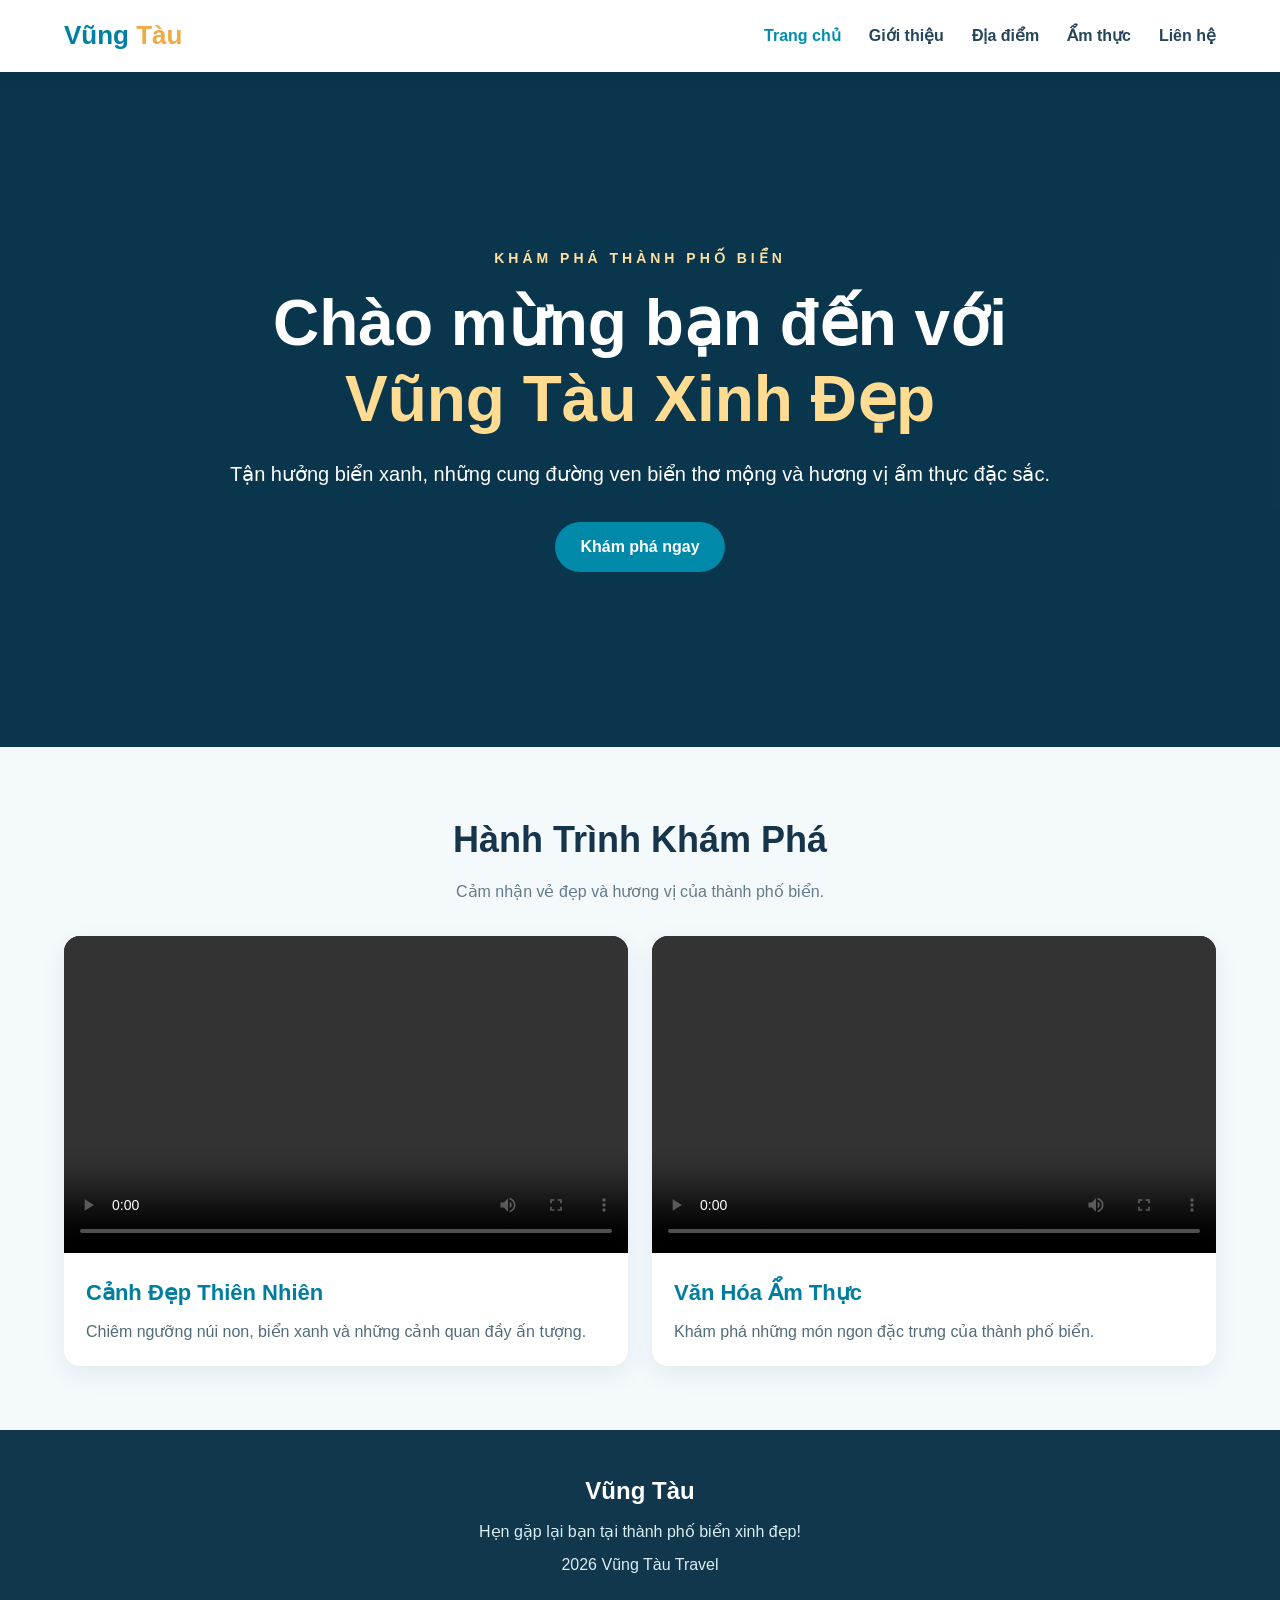
<file: index.html>
<!doctype html>
<html lang="vi">
  <head>
    <meta charset="UTF-8" />
    <meta name="viewport" content="width=device-width, initial-scale=1.0" />
    <title>Du lịch Vũng Tàu</title>
    <link rel="stylesheet" href="./css/style.css" />
  </head>

  <body>
    <header>
      <div class="nav">
        <a class="brand" href="./index.html"> Vũng <span>Tàu</span> </a>
        <button class="toggle" aria-label="Mở menu">☰</button>
        <nav id="menu">
          <a href="./index.html" class="active">Trang chủ</a>
          <a href="./html/gioithieu.html">Giới thiệu</a>
          <a href="./html/diadiem.html">Địa điểm</a>
          <a href="./html/amthuc.html">Ẩm thực</a>
          <a href="./html/lienhe.html">Liên hệ</a>
        </nav>
      </div>
    </header>

    <main>
      <section class="hero">
        <video autoplay muted loop playsinline>
          <source src="./video/gioi-thieu-vung-tau.mp4" type="video/mp4" />
        </video>

        <div class="hero-content">
          <div class="eyebrow">Khám phá thành phố biển</div>

          <h1>
            Chào mừng bạn đến với
            <br />
            <span>Vũng Tàu Xinh Đẹp</span>
          </h1>

          <p>
            Tận hưởng biển xanh, những cung đường ven biển thơ mộng và hương vị
            ẩm thực đặc sắc.
          </p>

          <a class="btn" href="#khampha"> Khám phá ngay </a>
        </div>
      </section>
      <section class="section" id="khampha">
        <h2>Hành Trình Khám Phá</h2>

        <p class="intro">Cảm nhận vẻ đẹp và hương vị của thành phố biển.</p>

        <div class="grid">
          <article class="card">
            <video controls playsinline preload="metadata">
              <source src="./video/canh-dep-thien-nhien.mp4" type="video/mp4" />
            </video>

            <div class="card-content">
              <h3>Cảnh Đẹp Thiên Nhiên</h3>
              <p>
                Chiêm ngưỡng núi non, biển xanh và những cảnh quan đầy ấn tượng.
              </p>
            </div>
          </article>
          <article class="card">
            <video controls playsinline preload="metadata">
              <source src="./video/am-thuc-vung-tau.mp4" type="video/mp4" />
            </video>

            <div class="card-content">
              <h3>Văn Hóa Ẩm Thực</h3>
              <p>Khám phá những món ngon đặc trưng của thành phố biển.</p>
            </div>
          </article>
        </div>
      </section>
    </main>
    <footer>
      <h2>Vũng Tàu</h2>
      <p>Hẹn gặp lại bạn tại thành phố biển xinh đẹp!</p>
      <p>2026 Vũng Tàu Travel</p>
    </footer>

    <script src="./js/main.js"></script>
  </body>
</html>
</file>
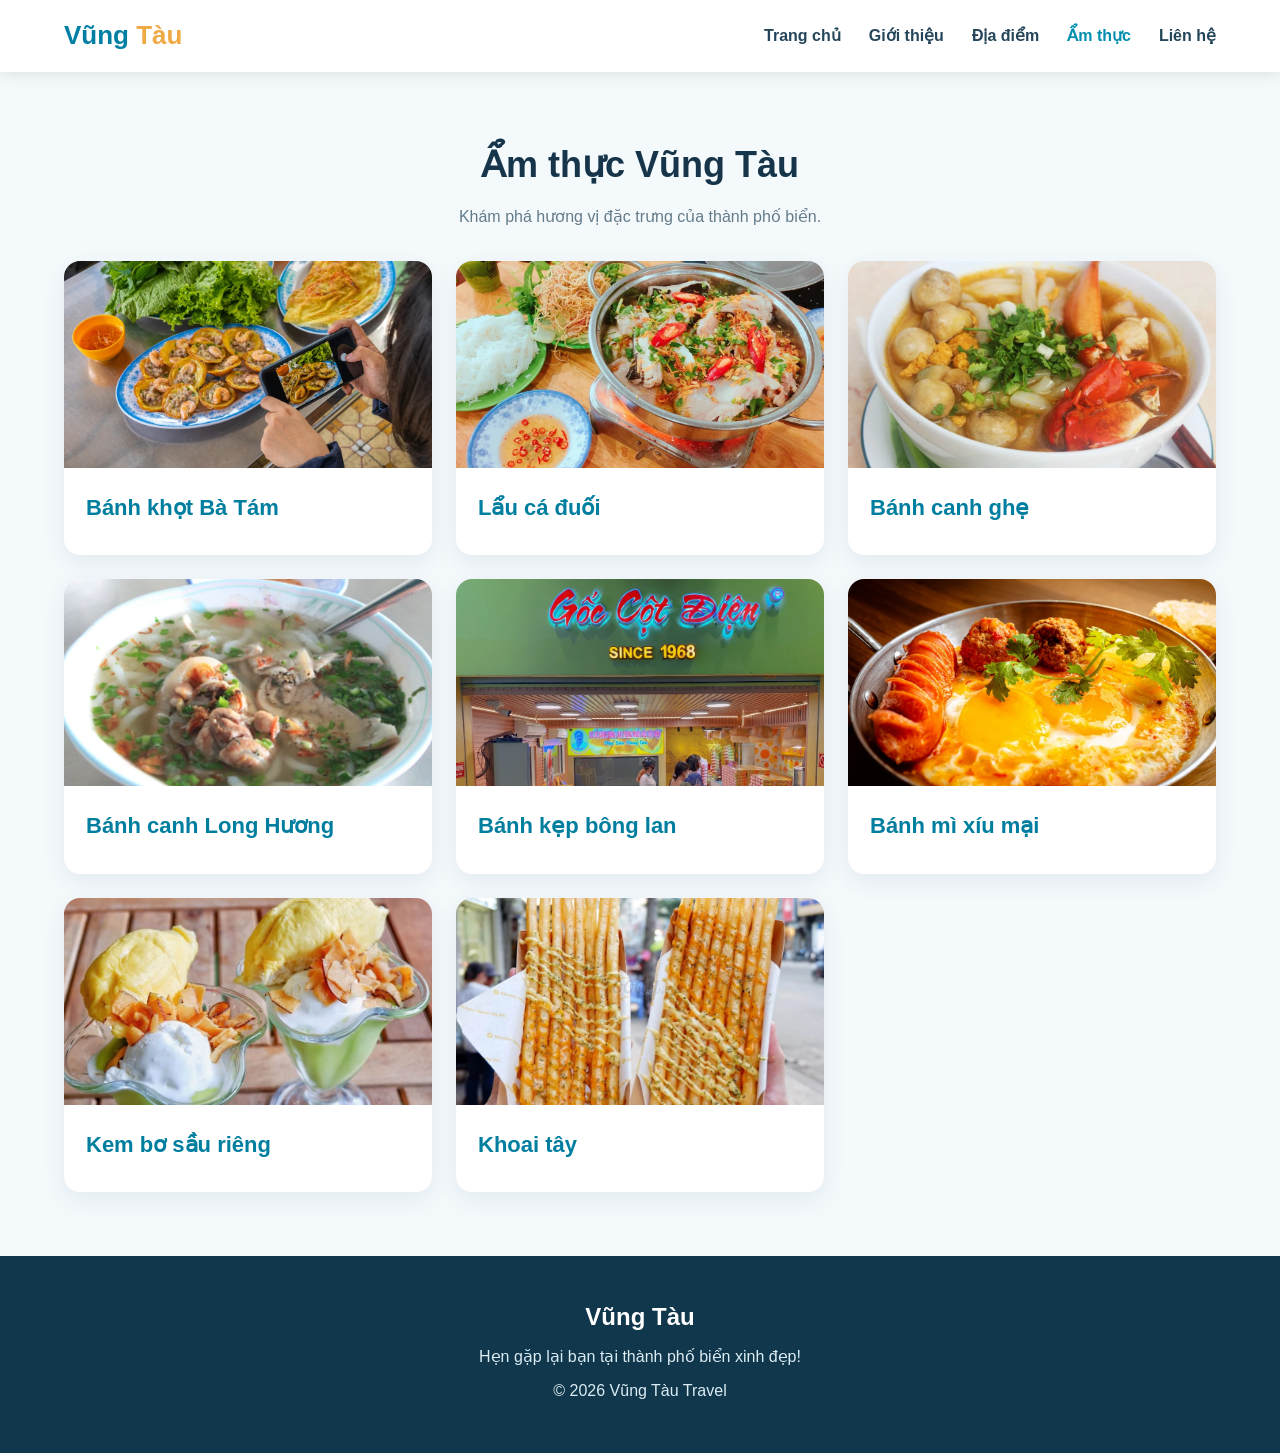
<file: html/amthuc.html>
<!doctype html>
<html lang="vi">
  <head>
    <meta charset="UTF-8" />
    <meta name="viewport" content="width=device-width, initial-scale=1.0" />
    <title>Vũng Tàu | Ẩm thực</title>
    <link rel="stylesheet" href="../css/style.css" />
  </head>

  <body>
    <header>
      <div class="nav">
        <a class="brand" href="../index.html"> Vũng <span>Tàu</span> </a>

        <button
          class="toggle"
          aria-label="Mở hoặc đóng menu"
          aria-expanded="false"
          aria-controls="menu"
        >
          ☰
        </button>

        <nav id="menu">
          <a href="../index.html">Trang chủ</a>
          <a href="./gioithieu.html">Giới thiệu</a>
          <a href="./diadiem.html">Địa điểm</a>
          <a href="./amthuc.html" class="active" aria-current="page">
            Ẩm thực
          </a>
          <a href="./lienhe.html">Liên hệ</a>
        </nav>
      </div>
    </header>

    <main>
      <section class="section">
        <h2>Ẩm thực Vũng Tàu</h2>

        <p class="intro">Khám phá hương vị đặc trưng của thành phố biển.</p>

        <div class="grid places">
          <article class="card">
            <img
              src="../img/banhkhotbatam.png"
              alt="Bánh khọt Bà Tám"
              loading="lazy"
            />

            <div class="card-content">
              <h3>Bánh khọt Bà Tám</h3>
            </div>
          </article>

          <article class="card">
            <img src="../img/laucaduoi.png" alt="Lẩu cá đuối" loading="lazy" />

            <div class="card-content">
              <h3>Lẩu cá đuối</h3>
            </div>
          </article>

          <article class="card">
            <img
              src="../img/banhcanhghe.png"
              alt="Bánh canh ghẹ"
              loading="lazy"
            />

            <div class="card-content">
              <h3>Bánh canh ghẹ</h3>
            </div>
          </article>

          <article class="card">
            <img
              src="../img/banhcanhlonghuong.png"
              alt="Bánh canh Long Hương"
              loading="lazy"
            />

            <div class="card-content">
              <h3>Bánh canh Long Hương</h3>
            </div>
          </article>

          <article class="card">
            <img
              src="../img/banhkepbonglan.png"
              alt="Bánh kẹp bông lan"
              loading="lazy"
            />

            <div class="card-content">
              <h3>Bánh kẹp bông lan</h3>
            </div>
          </article>

          <article class="card">
            <img
              src="../img/banhmisiumai.png"
              alt="Bánh mì xíu mại"
              loading="lazy"
            />

            <div class="card-content">
              <h3>Bánh mì xíu mại</h3>
            </div>
          </article>

          <article class="card">
            <img
              src="../img/kembosaurieng.png"
              alt="Kem bơ sầu riêng"
              loading="lazy"
            />

            <div class="card-content">
              <h3>Kem bơ sầu riêng</h3>
            </div>
          </article>

          <article class="card">
            <img src="../img/khoaitay.png" alt="Khoai tây" loading="lazy" />

            <div class="card-content">
              <h3>Khoai tây</h3>
            </div>
          </article>
        </div>
      </section>
    </main>

    <footer>
      <h2>Vũng Tàu</h2>
      <p>Hẹn gặp lại bạn tại thành phố biển xinh đẹp!</p>
      <p>© 2026 Vũng Tàu Travel</p>
    </footer>

    <script src="../js/main.js"></script>
  </body>
</html>
</file>
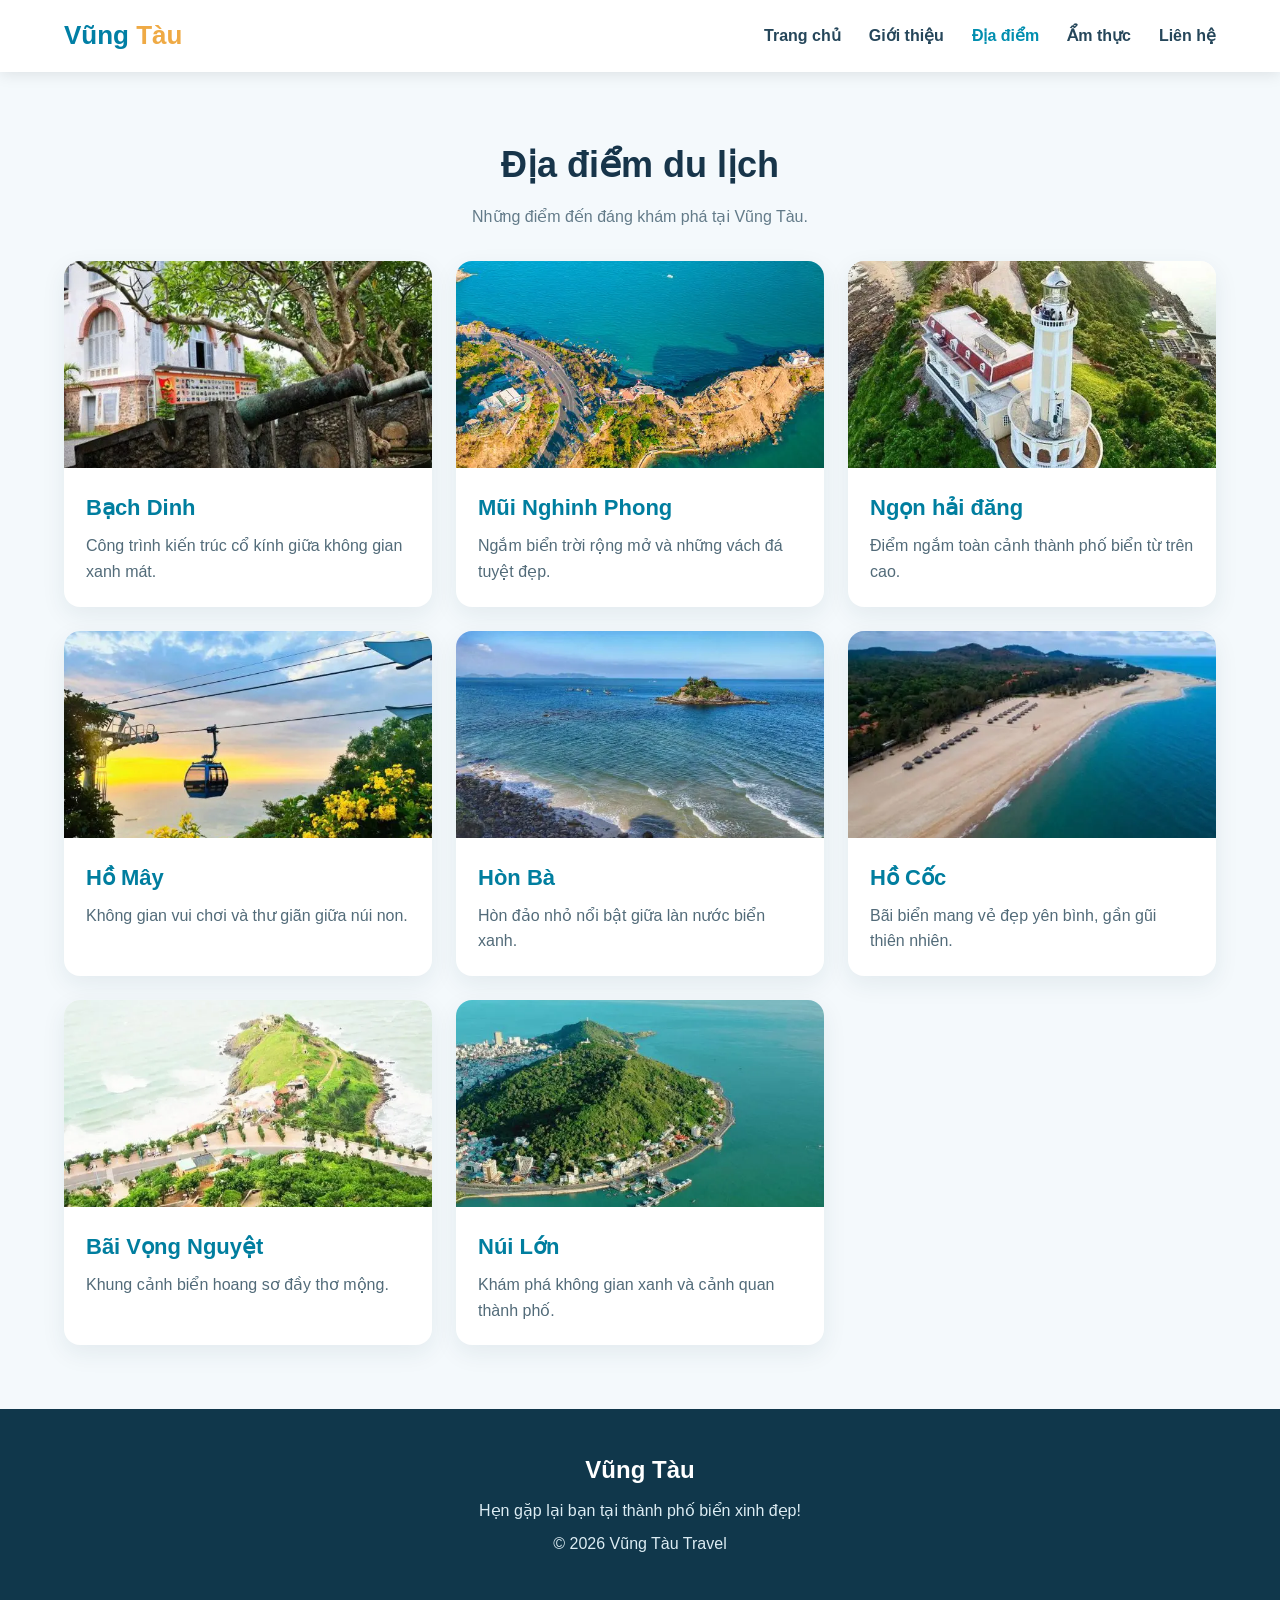
<file: html/diadiem.html>
<!doctype html>
<html lang="vi">
  <head>
    <meta charset="UTF-8" />
    <meta name="viewport" content="width=device-width, initial-scale=1" />
    <title>Vũng Tàu | Địa điểm</title>
    <link rel="stylesheet" href="../css/style.css" />
  </head>

  <body>
    <header>
      <div class="nav">
        <a class="brand" href="../index.html"> Vũng <span>Tàu</span> </a>

        <button
          class="toggle"
          aria-label="Mở hoặc đóng menu"
          aria-expanded="false"
          aria-controls="menu"
        >
          ☰
        </button>

        <nav id="menu">
          <a href="../index.html">Trang chủ</a>
          <a href="./gioithieu.html">Giới thiệu</a>
          <a href="./diadiem.html" class="active" aria-current="page">
            Địa điểm
          </a>
          <a href="./amthuc.html">Ẩm thực</a>
          <a href="./lienhe.html">Liên hệ</a>
        </nav>
      </div>
    </header>

    <main>
      <section class="section">
        <h2>Địa điểm du lịch</h2>

        <p class="intro">Những điểm đến đáng khám phá tại Vũng Tàu.</p>

        <div class="grid places">
          <article class="card">
            <img src="../img/bachdinh.png" alt="Bạch Dinh" loading="lazy" />

            <div class="card-content">
              <h3>Bạch Dinh</h3>
              <p>Công trình kiến trúc cổ kính giữa không gian xanh mát.</p>
            </div>
          </article>

          <article class="card">
            <img
              src="../img/muinghinhphong.png"
              alt="Mũi Nghinh Phong"
              loading="lazy"
            />

            <div class="card-content">
              <h3>Mũi Nghinh Phong</h3>
              <p>Ngắm biển trời rộng mở và những vách đá tuyệt đẹp.</p>
            </div>
          </article>

          <article class="card">
            <img
              src="../img/ngonhaidang.png"
              alt="Ngọn hải đăng"
              loading="lazy"
            />

            <div class="card-content">
              <h3>Ngọn hải đăng</h3>
              <p>Điểm ngắm toàn cảnh thành phố biển từ trên cao.</p>
            </div>
          </article>

          <article class="card">
            <img src="../img/homay.png" alt="Hồ Mây" loading="lazy" />

            <div class="card-content">
              <h3>Hồ Mây</h3>
              <p>Không gian vui chơi và thư giãn giữa núi non.</p>
            </div>
          </article>

          <article class="card">
            <img src="../img/honba.png" alt="Hòn Bà" loading="lazy" />

            <div class="card-content">
              <h3>Hòn Bà</h3>
              <p>Hòn đảo nhỏ nổi bật giữa làn nước biển xanh.</p>
            </div>
          </article>

          <article class="card">
            <img src="../img/hococ.png" alt="Hồ Cốc" loading="lazy" />

            <div class="card-content">
              <h3>Hồ Cốc</h3>
              <p>Bãi biển mang vẻ đẹp yên bình, gần gũi thiên nhiên.</p>
            </div>
          </article>

          <article class="card">
            <img
              src="../img/baivongnguyet.png"
              alt="Bãi Vọng Nguyệt"
              loading="lazy"
            />

            <div class="card-content">
              <h3>Bãi Vọng Nguyệt</h3>
              <p>Khung cảnh biển hoang sơ đầy thơ mộng.</p>
            </div>
          </article>

          <article class="card">
            <img src="../img/nuilonvungtau.png" alt="Núi Lớn" loading="lazy" />

            <div class="card-content">
              <h3>Núi Lớn</h3>
              <p>Khám phá không gian xanh và cảnh quan thành phố.</p>
            </div>
          </article>
        </div>
      </section>
    </main>

    <footer>
      <h2>Vũng Tàu</h2>
      <p>Hẹn gặp lại bạn tại thành phố biển xinh đẹp!</p>
      <p>© 2026 Vũng Tàu Travel</p>
    </footer>

    <script src="../js/main.js"></script>
  </body>
</html>
</file>
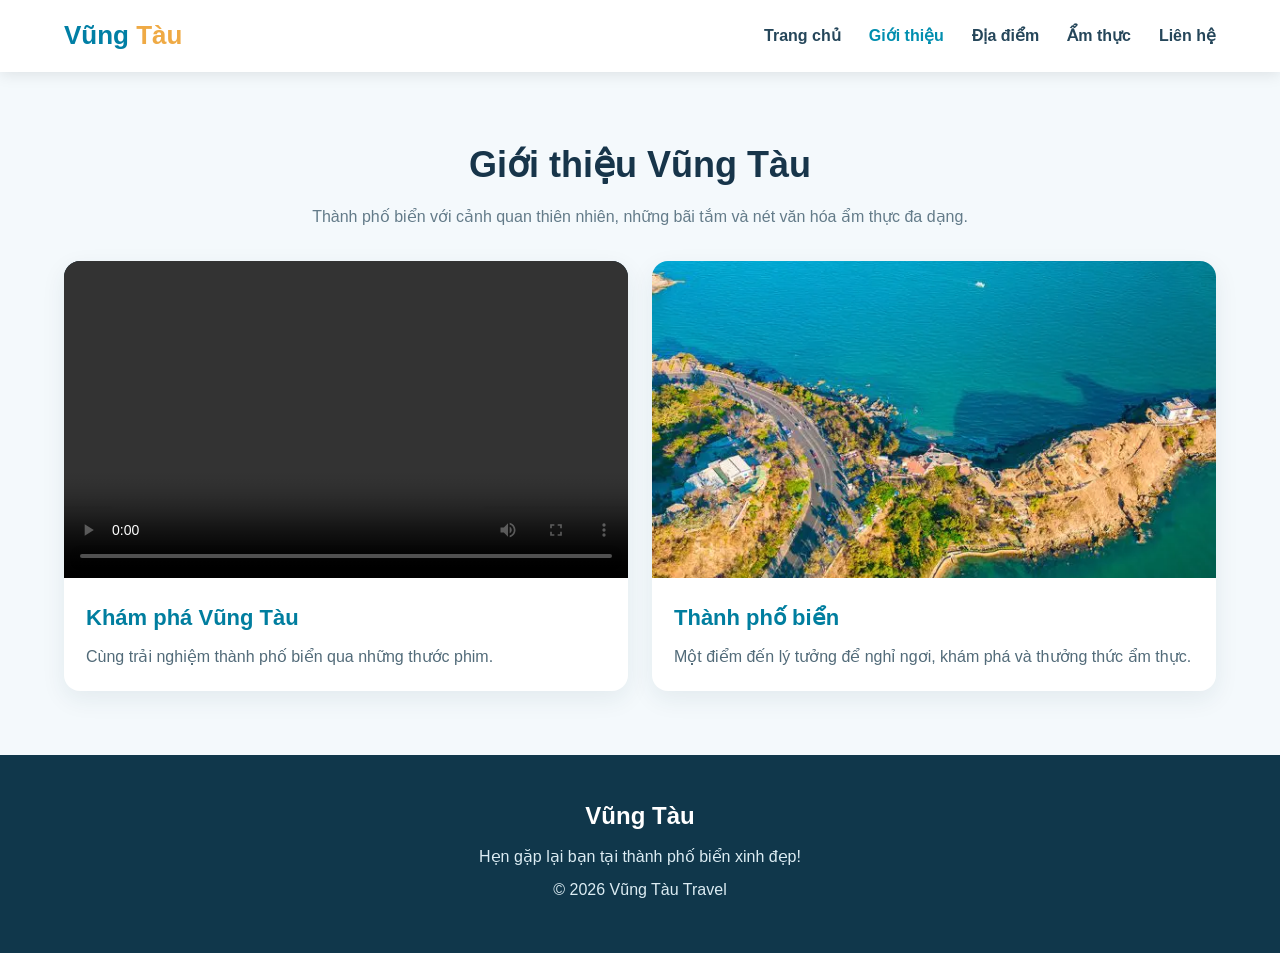
<file: html/gioithieu.html>
<!doctype html>
<html lang="vi">
  <head>
    <meta charset="UTF-8" />
    <meta name="viewport" content="width=device-width, initial-scale=1" />
    <title>Vũng Tàu | Giới thiệu</title>
    <link rel="stylesheet" href="../css/style.css" />
  </head>

  <body>
    <header>
      <div class="nav">
        <a class="brand" href="../index.html"> Vũng <span>Tàu</span> </a>

        <button
          class="toggle"
          aria-label="Mở hoặc đóng menu"
          aria-expanded="false"
          aria-controls="menu"
        >
          ☰
        </button>

        <nav id="menu">
          <a href="../index.html">Trang chủ</a>
          <a href="./gioithieu.html" class="active" aria-current="page">
            Giới thiệu
          </a>
          <a href="./diadiem.html">Địa điểm</a>
          <a href="./amthuc.html">Ẩm thực</a>
          <a href="./lienhe.html">Liên hệ</a>
        </nav>
      </div>
    </header>

    <main>
      <section class="section">
        <h2>Giới thiệu Vũng Tàu</h2>

        <p class="intro">
          Thành phố biển với cảnh quan thiên nhiên, những bãi tắm và nét văn hóa
          ẩm thực đa dạng.
        </p>

        <div class="grid">
          <article class="card">
            <video
              controls
              playsinline
              preload="metadata"
              src="../video/gioi-thieu-vung-tau.mp4"
            ></video>

            <div class="card-content">
              <h3>Khám phá Vũng Tàu</h3>
              <p>Cùng trải nghiệm thành phố biển qua những thước phim.</p>
            </div>
          </article>

          <article class="card">
            <img src="../img/muinghinhphong.png" alt="Biển Vũng Tàu" />

            <div class="card-content">
              <h3>Thành phố biển</h3>
              <p>
                Một điểm đến lý tưởng để nghỉ ngơi, khám phá và thưởng thức ẩm
                thực.
              </p>
            </div>
          </article>
        </div>
      </section>
    </main>

    <footer>
      <h2>Vũng Tàu</h2>
      <p>Hẹn gặp lại bạn tại thành phố biển xinh đẹp!</p>
      <p>© 2026 Vũng Tàu Travel</p>
    </footer>

    <script src="../js/main.js"></script>
  </body>
</html>
</file>
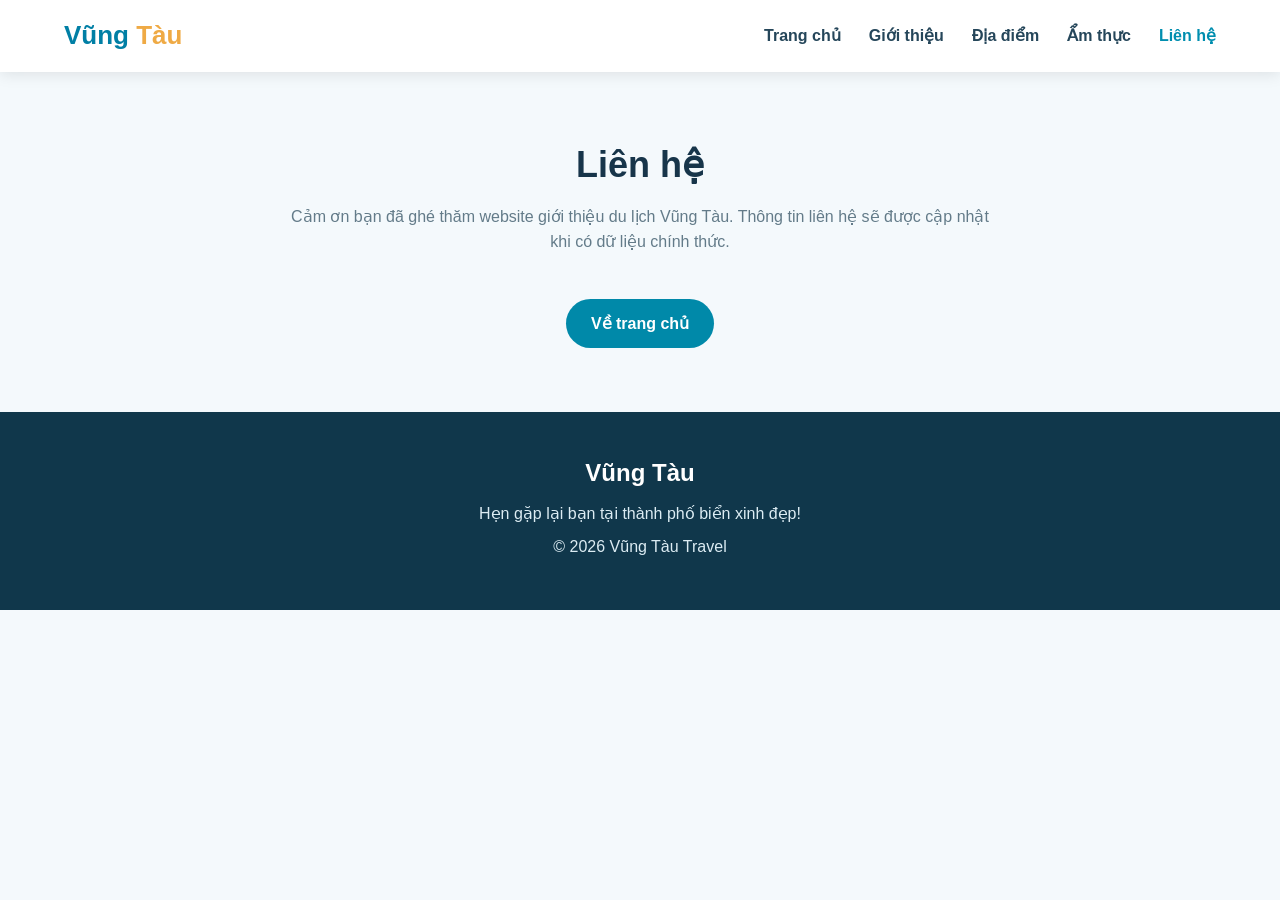
<file: html/lienhe.html>
<!doctype html>
<html lang="vi">
  <head>
    <meta charset="UTF-8" />
    <meta name="viewport" content="width=device-width, initial-scale=1.0" />
    <title>Vũng Tàu | Liên hệ</title>
    <link rel="stylesheet" href="../css/style.css" />
  </head>

  <body>
    <header>
      <div class="nav">
        <a class="brand" href="../index.html"> Vũng <span>Tàu</span> </a>

        <button class="toggle" aria-label="Mở menu">☰</button>

        <nav id="menu">
          <a href="../index.html">Trang chủ</a>
          <a href="./gioithieu.html">Giới thiệu</a>
          <a href="./diadiem.html">Địa điểm</a>
          <a href="./amthuc.html">Ẩm thực</a>
          <a href="./lienhe.html" class="active">Liên hệ</a>
        </nav>
      </div>
    </header>

    <main>
      <section class="section">
        <h2>Liên hệ</h2>

        <p class="intro">
          Cảm ơn bạn đã ghé thăm website giới thiệu du lịch Vũng Tàu. Thông tin
          liên hệ sẽ được cập nhật khi có dữ liệu chính thức.
        </p>

        <div style="text-align: center">
          <a class="btn" href="../index.html">Về trang chủ</a>
        </div>
      </section>
    </main>

    <footer>
      <h2>Vũng Tàu</h2>
      <p>Hẹn gặp lại bạn tại thành phố biển xinh đẹp!</p>
      <p>© 2026 Vũng Tàu Travel</p>
    </footer>

    <script src="../js/main.js"></script>
  </body>
</html>
</file>
<file: css/style.css>
* {
  box-sizing: border-box;
}

html {
  scroll-behavior: smooth;
}

body {
  margin: 0;
  font-family: Arial, sans-serif;
  color: #17354a;
  background-color: #f4f9fc;
  line-height: 1.6;
}

header {
  position: sticky;
  top: 0;
  z-index: 10;
  background-color: white;
  box-shadow: 0 2px 15px rgba(0, 0, 0, 0.1);
}

.nav {
  max-width: 1200px;
  min-height: 72px;
  margin: auto;
  padding: 12px 24px;
  display: flex;
  align-items: center;
  justify-content: space-between;
}

.brand {
  font-size: 26px;
  font-weight: bold;
  color: #007fa5;
  text-decoration: none;
}

.brand span {
  color: #efaa45;
}

nav {
  display: flex;
  gap: 28px;
}

nav a {
  color: #25465a;
  text-decoration: none;
  font-weight: 600;
}

nav a:hover,
nav a.active {
  color: #008eaf;
}

.toggle {
  display: none;
  background-color: white;
  border: 1px solid #bbcdd5;
  border-radius: 8px;
  font-size: 24px;
  color: #007fa5;
  cursor: pointer;
}

.hero {
  position: relative;
  min-height: 75vh;
  display: flex;
  align-items: center;
  justify-content: center;
  overflow: hidden;
  background-color: #125572;
  color: white;
  text-align: center;
  padding: 40px 24px;
}

.hero video {
  position: absolute;
  top: 0;
  left: 0;
  width: 100%;
  height: 100%;
  object-fit: cover;
}

.hero::before {
  content: "";
  position: absolute;
  top: 0;
  left: 0;
  width: 100%;
  height: 100%;
  background-color: rgba(0, 25, 40, 0.5);
  z-index: 1;
}

.hero-content {
  position: relative;
  z-index: 2;
  max-width: 830px;
}

.eyebrow {
  text-transform: uppercase;
  letter-spacing: 4px;
  font-size: 14px;
  font-weight: bold;
  color: #ffe0a0;
}

h1 {
  font-size: 64px;
  line-height: 1.2;
  margin: 15px 0;
}

h1 span {
  color: #ffdc91;
}

.hero p {
  font-size: 20px;
}

.btn {
  display: inline-block;
  background-color: #0089a9;
  color: white;
  padding: 12px 25px;
  border-radius: 30px;
  text-decoration: none;
  font-weight: bold;
  margin-top: 12px;
}

.btn:hover {
  background-color: #006d89;
}

.section {
  max-width: 1200px;
  margin: auto;
  padding: 64px 24px;
  scroll-margin-top: 80px;
}

.section h2 {
  text-align: center;
  font-size: 36px;
  margin: 0 0 10px;
}

.intro {
  text-align: center;
  color: #637b89;
  margin: 0 auto 32px;
  max-width: 700px;
}

.band {
  background-color: #e7f4f8;
}

.grid {
  display: grid;
  grid-template-columns: repeat(2, minmax(0, 1fr));
  gap: 24px;
}

.grid.places {
  grid-template-columns: repeat(3, minmax(0, 1fr));
}

.card {
  background-color: white;
  border-radius: 16px;
  overflow: hidden;
  box-shadow: 0 8px 25px rgba(20, 59, 80, 0.08);
  transition: transform 0.2s;
}

.card:hover {
  transform: translateY(-4px);
}

.card img,
.card video {
  width: 100%;
  aspect-ratio: 16 / 9;
  object-fit: cover;
  display: block;
  background-color: #153748;
}

.card-content {
  padding: 22px;
}

.card h3 {
  margin: 0 0 8px;
  color: #007e9f;
  font-size: 22px;
}

.card p {
  margin: 0;
  color: #526b79;
}

footer {
  text-align: center;
  padding: 42px 20px;
  background-color: #10374b;
  color: #dcecf3;
}

footer h2 {
  color: white;
  margin: 0;
}

footer p {
  margin: 8px 0;
}

@media screen and (max-width: 850px) {
  nav {
    gap: 15px;
  }

  h1 {
    font-size: 48px;
  }

  .grid.places {
    grid-template-columns: repeat(2, minmax(0, 1fr));
  }
}

@media screen and (max-width: 650px) {
  .nav {
    min-height: 64px;
    padding: 10px 18px;
  }

  .toggle {
    display: block;
  }

  nav {
    display: none;
    position: absolute;
    top: 100%;
    left: 0;
    right: 0;
    background-color: white;
    padding: 12px 24px 20px;
    flex-direction: column;
    gap: 0;
    box-shadow: 0 8px 12px rgba(0, 0, 0, 0.1);
  }

  nav.open {
    display: flex;
  }

  nav a {
    padding: 12px 0;
    border-bottom: 1px solid #eef2f4;
  }

  .hero {
    min-height: 520px;
  }

  h1 {
    font-size: 36px;
  }

  .hero p {
    font-size: 16px;
  }

  .eyebrow {
    font-size: 12px;
    letter-spacing: 2px;
  }

  .section {
    padding: 42px 18px;
  }

  .section h2 {
    font-size: 28px;
  }

  .grid,
  .grid.places {
    grid-template-columns: 1fr;
  }

  .card-content {
    padding: 16px;
  }
}
</file>
